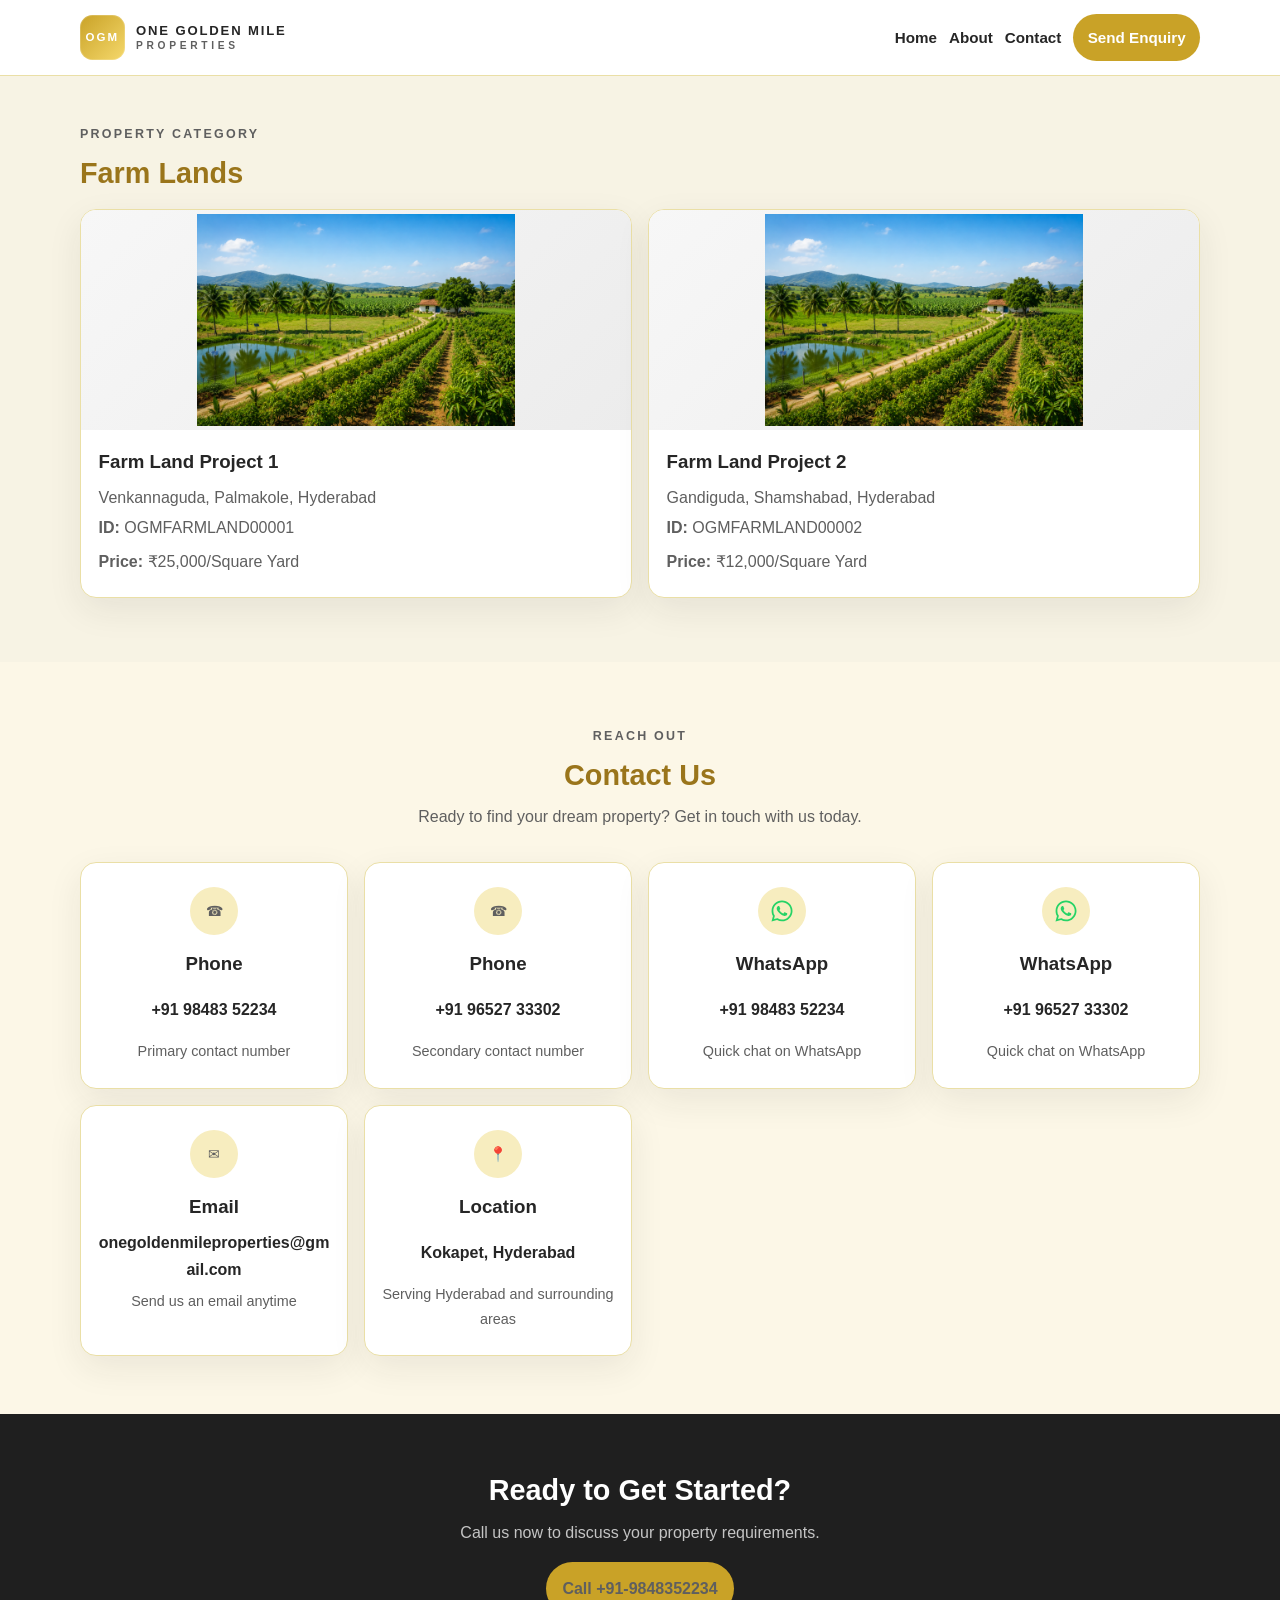
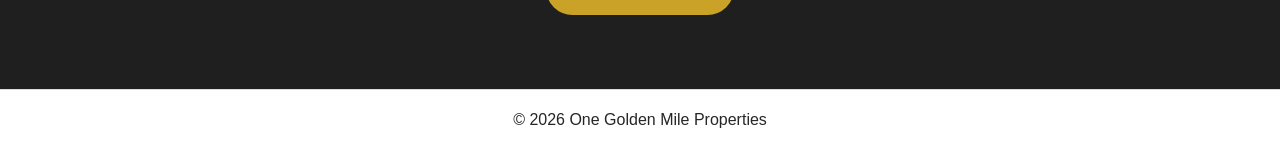
<file: farm-lands.html>
<!DOCTYPE html>
<html lang="en">
<head>
    <meta charset="UTF-8">
    <meta name="viewport" content="width=device-width, initial-scale=1.0">
    <title>Farm Lands | One Golden Mile Properties</title>
    <link rel="stylesheet" href="css/styles.css">
    <script src="js/property-loader.js"></script>
</head>
<body>
    <header class="site-header">
        <div class="container nav-wrap">
            <a class="brand" href="index.html">
                <span class="brand-badge">OGM</span>
                <span class="brand-text">
                    <span class="brand-line">One Golden Mile</span>
                    <span class="brand-sub">Properties</span>
                </span>
            </a>
            <nav>
                <a href="index.html">Home</a>
                <a href="index.html#about">About</a>
                <a href="index.html#contact">Contact</a>
                <a class="button button-small" href="index.html#contact">Send Enquiry</a>
            </nav>
        </div>
    </header>

    <main>
        <section class="section property-details-page">
            <div class="container">
                <div class="section-heading">
                    <p class="eyebrow">Property Category</p>
                    <h2 id="categoryTitle">Farm Lands</h2>
                </div>
                <div id="propertyCards" class="portfolio-grid property-grid"></div>
            </div>
        </section>
    </main>

    <section class="section section-alt contact-page" id="contact">
        <div class="container">
            <div class="contact-header">
                <p class="eyebrow">Reach Out</p>
                <h2>Contact Us</h2>
                <p class="contact-intro">Ready to find your dream property? Get in touch with us today.</p>
            </div>
            <div class="contact-card-grid" data-contact-grid></div>
        </div>
    </section>

    <section class="section cta-section">
        <div class="container cta-panel">
            <h2>Ready to Get Started?</h2>
            <p>Call us now to discuss your property requirements.</p>
            <a class="button cta-button" href="tel:9848352234">Call +91-9848352234</a>
        </div>
    </section>

    <footer class="site-footer">
        <div class="container">
            <p>&copy; <span id="year"></span> One Golden Mile Properties</p>
        </div>
    </footer>

    <script src="js/script.js"></script>
    <script>
        loadPropertyCatalog().then(() => {
            const category = getPropertyCategory('farm-lands');
            document.getElementById('categoryTitle').textContent = category.label;
            const cardsContainer = document.getElementById('propertyCards');
            cardsContainer.innerHTML = category.items.map(item => `
                <a class="property-link" href="property-details.html?category=farm-lands&id=${item.urlKey}">
                    <article class="portfolio-card property-card">
                        <img src="${item.image}" alt="${item.title}" loading="lazy">
                        <div class="property-card-content">
                            <h3>${item.title}</h3>
                            <p>${item.location}</p>
                            <ul>
                                <li><strong>ID:</strong> ${item.propertyId}</li>
                                <li><strong>Price:</strong> ${item.priceRange}</li>
                            </ul>
                        </div>
                    </article>
                </a>
            `).join('');
        }).catch(err => console.error('Failed loading property catalog', err));
    </script>
</body>
</html>
</file>
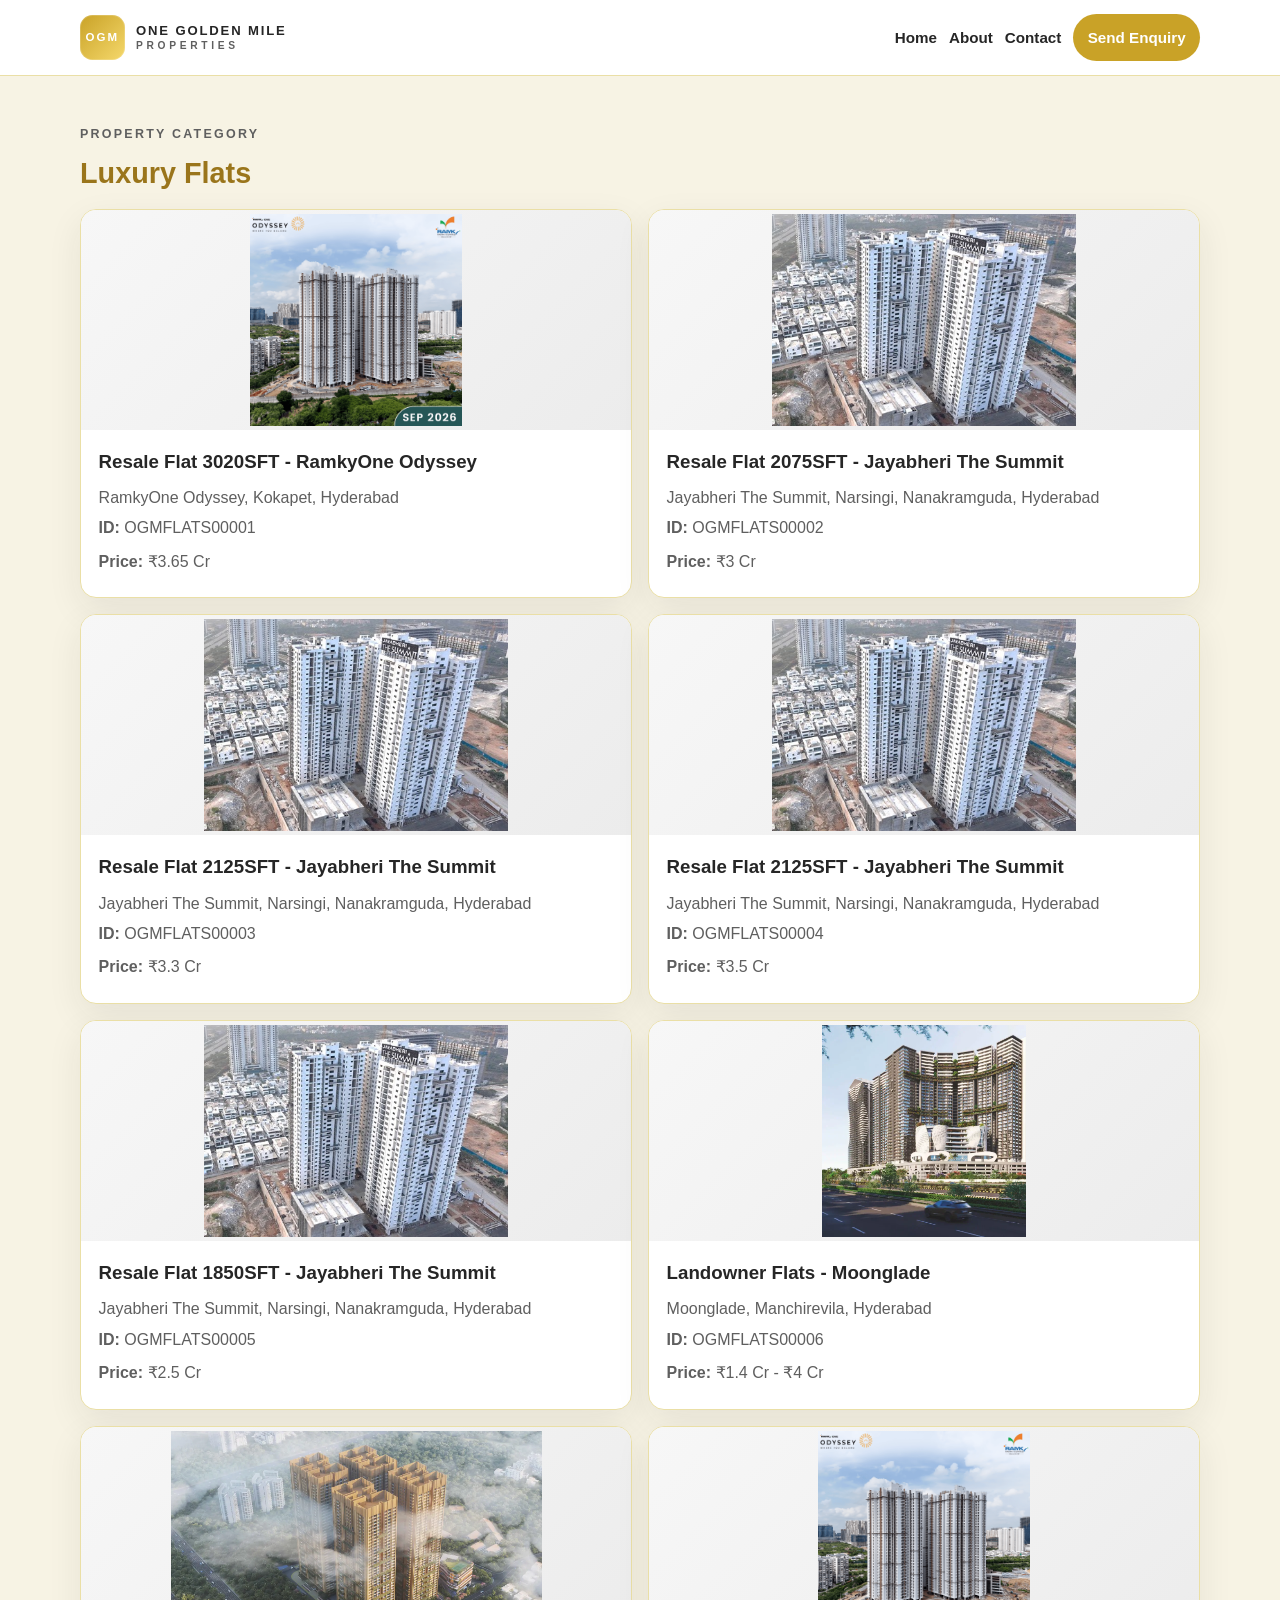
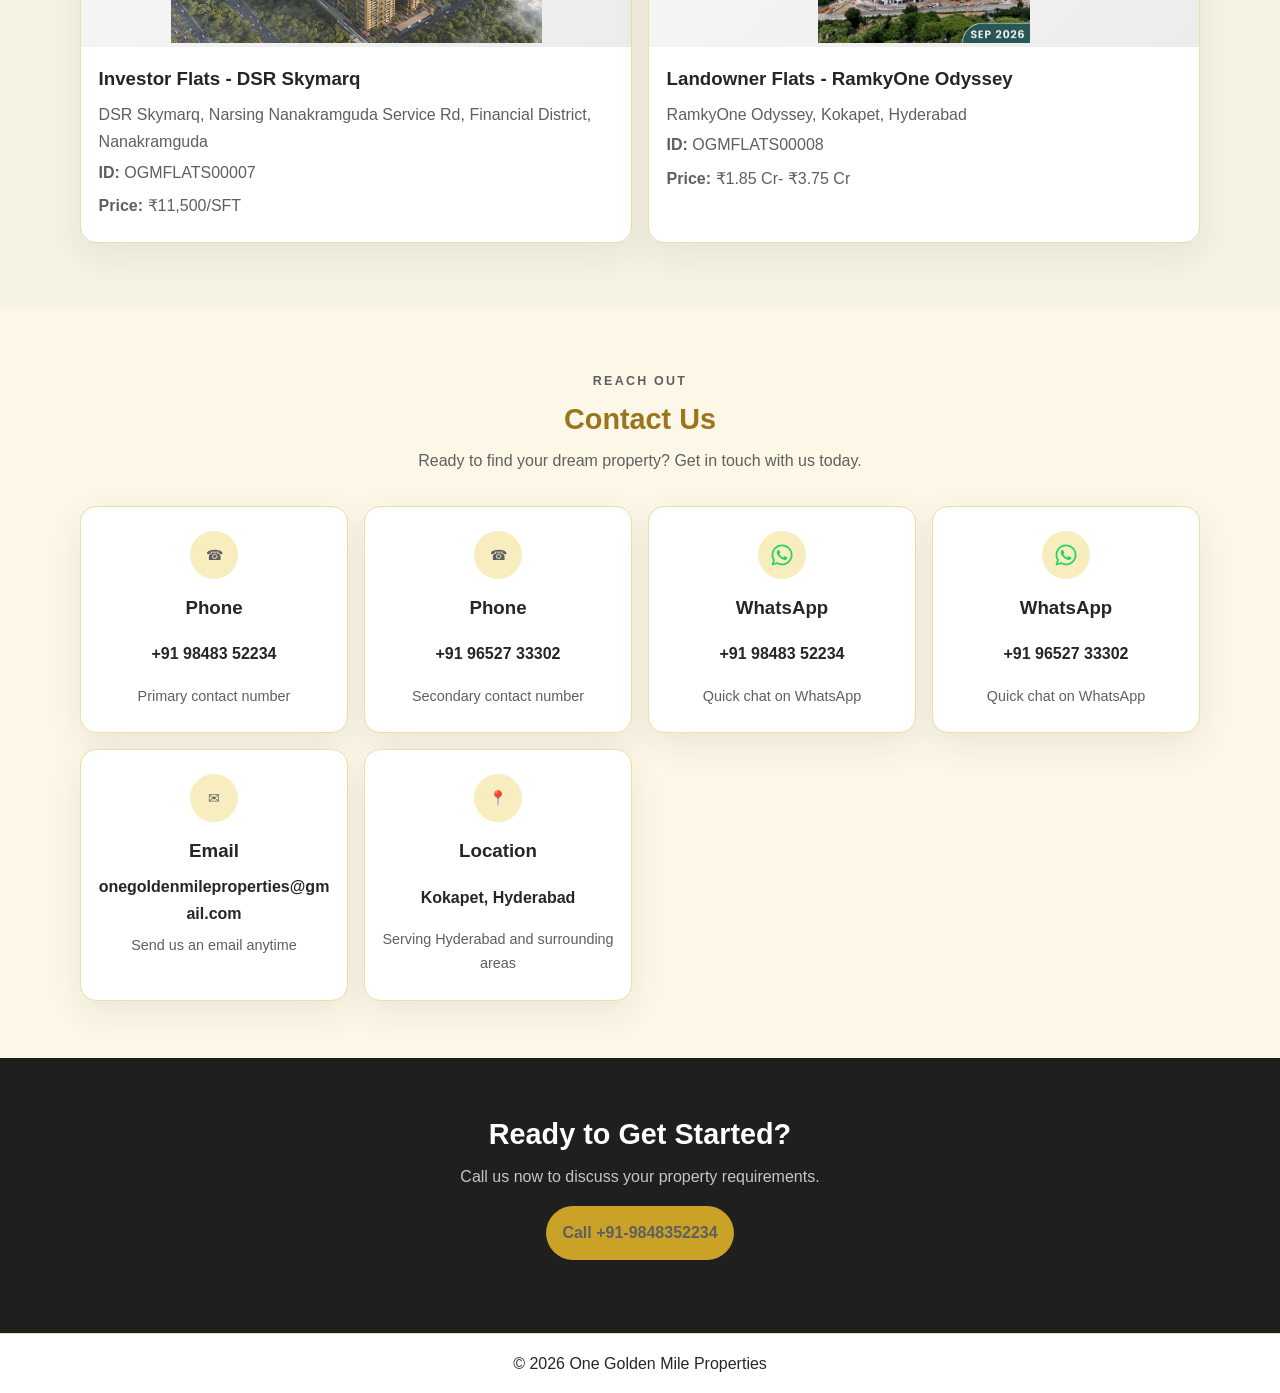
<file: flats.html>
<!DOCTYPE html>
<html lang="en">
<head>
    <meta charset="UTF-8">
    <meta name="viewport" content="width=device-width, initial-scale=1.0">
    <title>Flats | One Golden Mile Properties</title>
    <link rel="stylesheet" href="css/styles.css">
    <script src="js/property-loader.js"></script>
</head>
<body>
    <header class="site-header">
        <div class="container nav-wrap">
            <a class="brand" href="index.html">
                <span class="brand-badge">OGM</span>
                <span class="brand-text">
                    <span class="brand-line">One Golden Mile</span>
                    <span class="brand-sub">Properties</span>
                </span>
            </a>
            <nav>
                <a href="index.html">Home</a>
                <a href="index.html#about">About</a>
                <a href="index.html#contact">Contact</a>
                <a class="button button-small" href="index.html#contact">Send Enquiry</a>
            </nav>
        </div>
    </header>

    <main>
        <section class="section property-details-page">
            <div class="container">
                <div class="section-heading">
                    <p class="eyebrow">Property Category</p>
                    <h2 id="categoryTitle">Flats</h2>
                </div>
                <div id="propertyCards" class="portfolio-grid property-grid"></div>
            </div>
        </section>
    </main>

    <section class="section section-alt contact-page" id="contact">
        <div class="container">
            <div class="contact-header">
                <p class="eyebrow">Reach Out</p>
                <h2>Contact Us</h2>
                <p class="contact-intro">Ready to find your dream property? Get in touch with us today.</p>
            </div>
            <div class="contact-card-grid" data-contact-grid></div>
        </div>
    </section>

    <section class="section cta-section">
        <div class="container cta-panel">
            <h2>Ready to Get Started?</h2>
            <p>Call us now to discuss your property requirements.</p>
            <a class="button cta-button" href="tel:9848352234">Call +91-9848352234</a>
        </div>
    </section>

    <footer class="site-footer">
        <div class="container">
            <p>&copy; <span id="year"></span> One Golden Mile Properties</p>
        </div>
    </footer>

    <script src="js/script.js"></script>
    <script>
        loadPropertyCatalog().then(() => {
            const category = getPropertyCategory('flats');
            document.getElementById('categoryTitle').textContent = category.label;
            const cardsContainer = document.getElementById('propertyCards');
            cardsContainer.innerHTML = category.items.map(item => `
                <a class="property-link" href="property-details.html?category=flats&id=${item.urlKey}">
                    <article class="portfolio-card property-card">
                        <img src="${item.image}" alt="${item.title}" loading="lazy">
                        <div class="property-card-content">
                            <h3>${item.title}</h3>
                            <p>${item.location}</p>
                            <ul>
                                <li><strong>ID:</strong> ${item.propertyId}</li>
                                <li><strong>Price:</strong> ${item.priceRange}</li>
                            </ul>
                        </div>
                    </article>
                </a>
            `).join('');
        }).catch(err => console.error('Failed loading property catalog', err));
    </script>
</body>
</html>
</file>
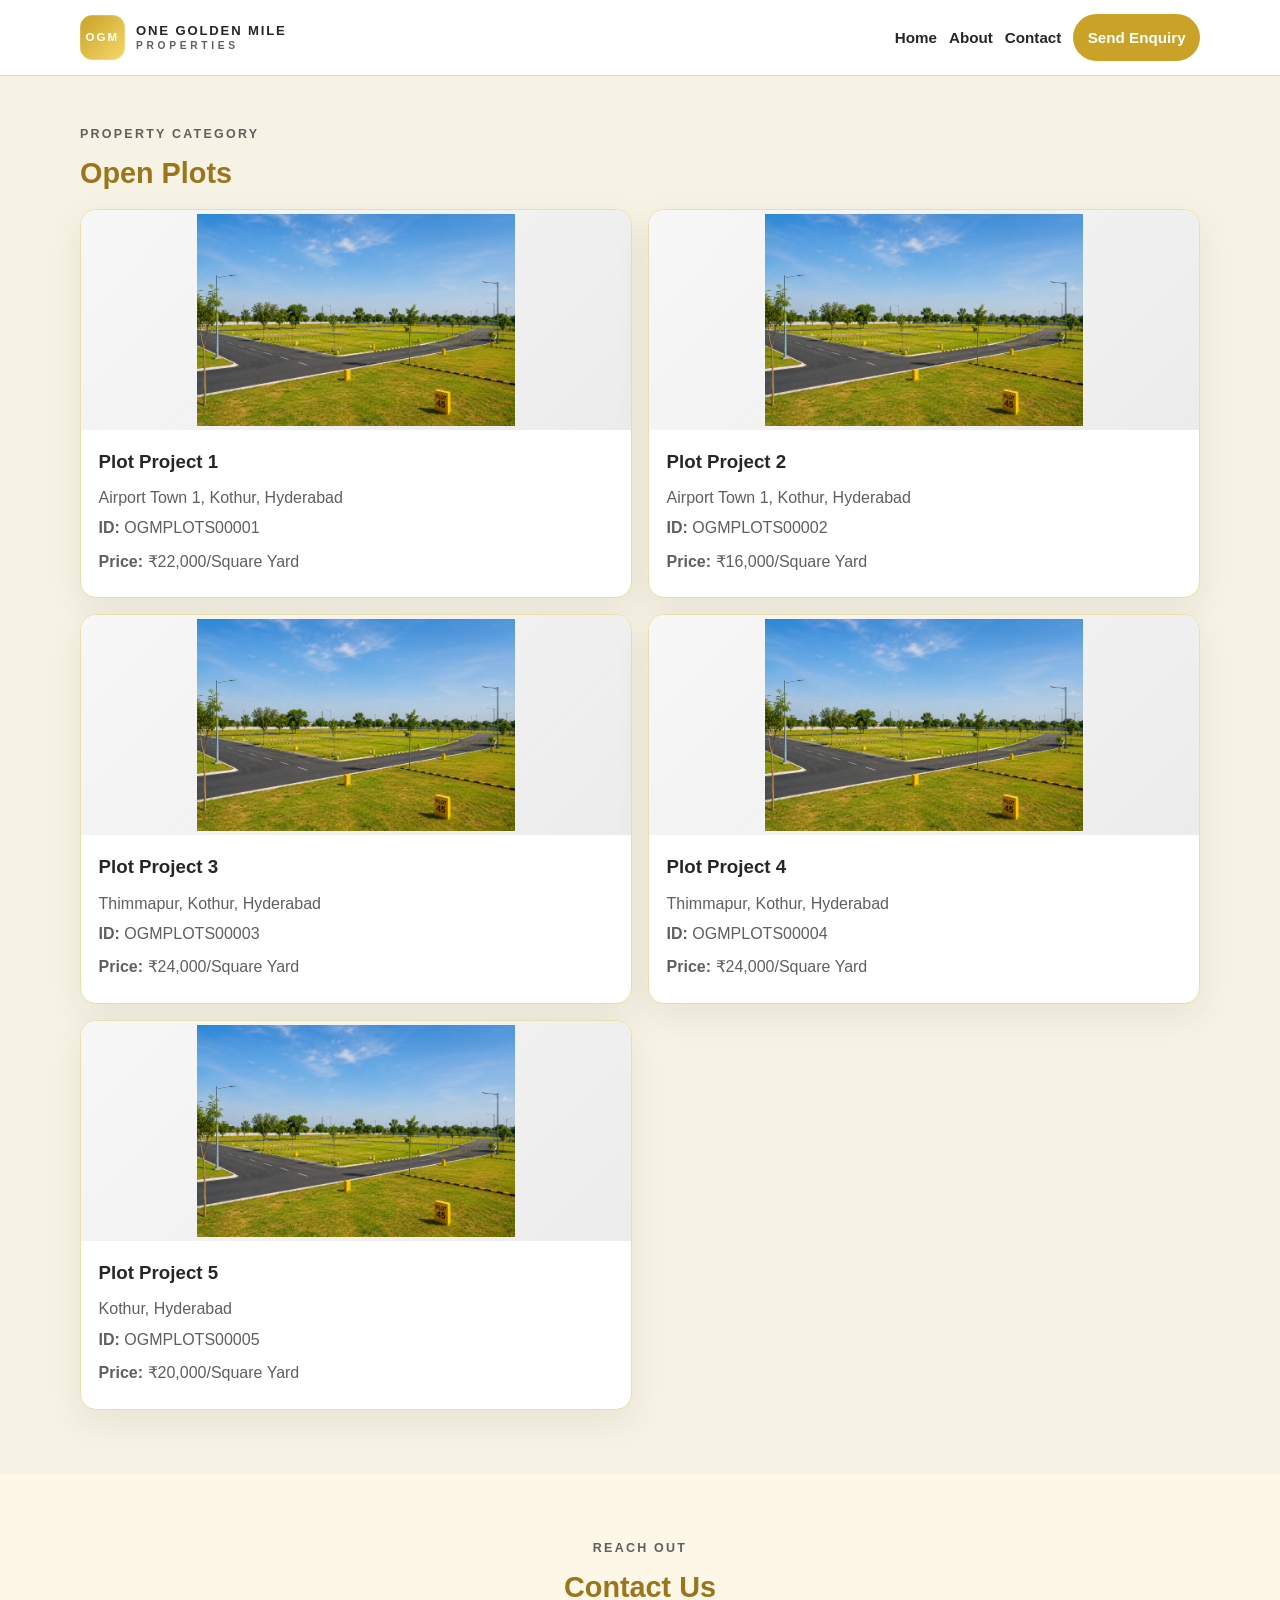
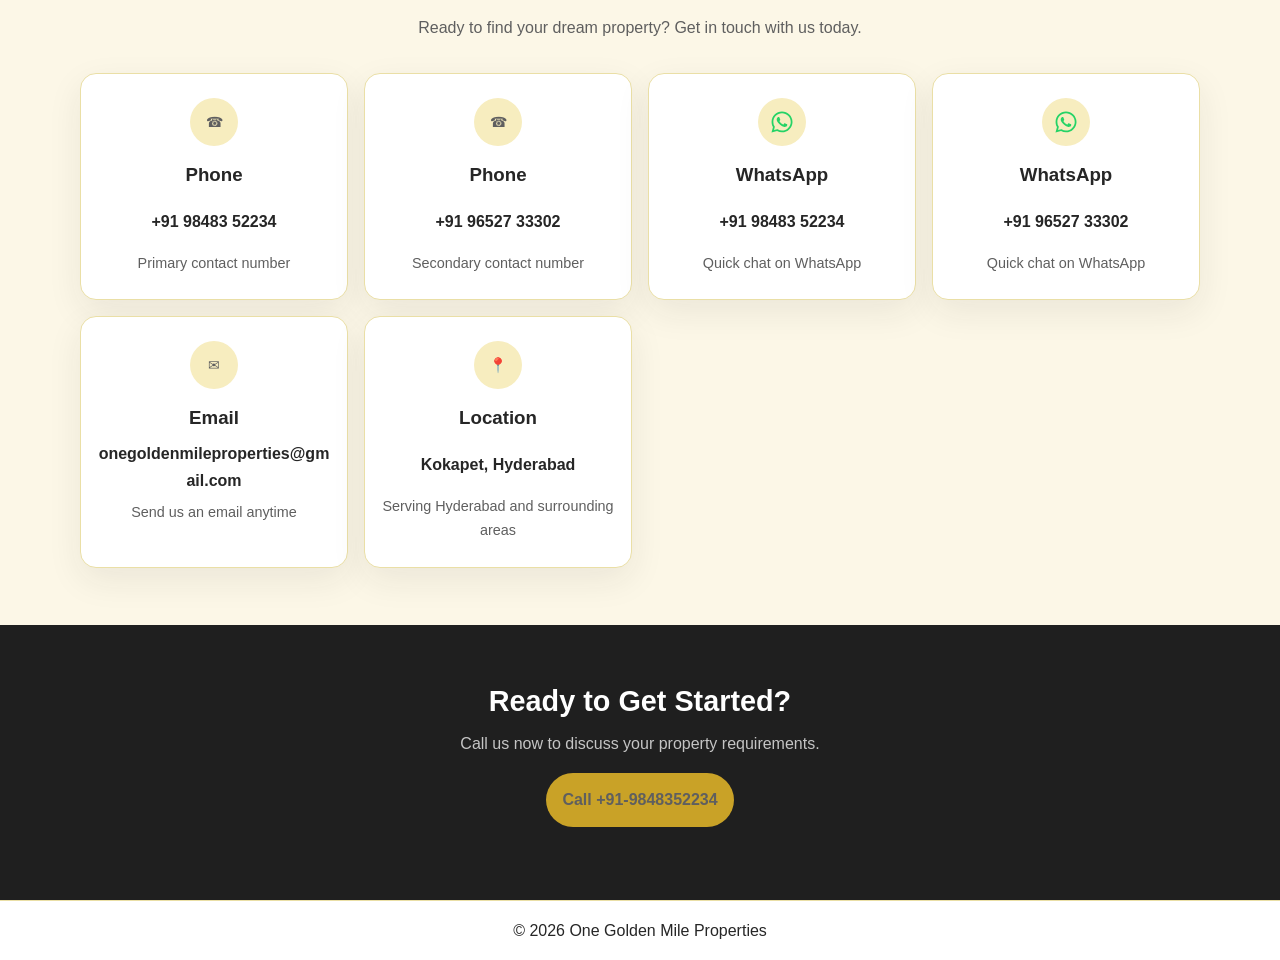
<file: plots.html>
<!DOCTYPE html>
<html lang="en">
<head>
    <meta charset="UTF-8">
    <meta name="viewport" content="width=device-width, initial-scale=1.0">
    <title>Open Plots | One Golden Mile Properties</title>
    <link rel="stylesheet" href="css/styles.css">
    <script src="js/property-loader.js"></script>
</head>
<body>
    <header class="site-header">
        <div class="container nav-wrap">
            <a class="brand" href="index.html">
                <span class="brand-badge">OGM</span>
                <span class="brand-text">
                    <span class="brand-line">One Golden Mile</span>
                    <span class="brand-sub">Properties</span>
                </span>
            </a>
            <nav>
                <a href="index.html">Home</a>
                <a href="index.html#about">About</a>
                <a href="index.html#contact">Contact</a>
                <a class="button button-small" href="index.html#contact">Send Enquiry</a>
            </nav>
        </div>
    </header>

    <main>
        <section class="section property-details-page">
            <div class="container">
                <div class="section-heading">
                    <p class="eyebrow">Property Category</p>
                    <h2 id="categoryTitle">Open Plots</h2>
                </div>
                <div id="propertyCards" class="portfolio-grid property-grid"></div>
            </div>
        </section>
    </main>

    <section class="section section-alt contact-page" id="contact">
        <div class="container">
            <div class="contact-header">
                <p class="eyebrow">Reach Out</p>
                <h2>Contact Us</h2>
                <p class="contact-intro">Ready to find your dream property? Get in touch with us today.</p>
            </div>
            <div class="contact-card-grid" data-contact-grid></div>
        </div>
    </section>

    <section class="section cta-section">
        <div class="container cta-panel">
            <h2>Ready to Get Started?</h2>
            <p>Call us now to discuss your property requirements.</p>
            <a class="button cta-button" href="tel:9848352234">Call +91-9848352234</a>
        </div>
    </section>

    <footer class="site-footer">
        <div class="container">
            <p>&copy; <span id="year"></span> One Golden Mile Properties</p>
        </div>
    </footer>

    <script src="js/script.js"></script>
    <script>
        loadPropertyCatalog().then(() => {
            const category = getPropertyCategory('plots');
            document.getElementById('categoryTitle').textContent = category.label;
            const cardsContainer = document.getElementById('propertyCards');
            cardsContainer.innerHTML = category.items.map(item => `
                <a class="property-link" href="property-details.html?category=plots&id=${item.urlKey}">
                    <article class="portfolio-card property-card">
                        <img src="${item.image}" alt="${item.title}" loading="lazy">
                        <div class="property-card-content">
                            <h3>${item.title}</h3>
                            <p>${item.location}</p>
                            <ul>
                                <li><strong>ID:</strong> ${item.propertyId}</li>
                                <li><strong>Price:</strong> ${item.priceRange}</li>
                            </ul>
                        </div>
                    </article>
                </a>
            `).join('');
        }).catch(err => console.error('Failed loading property catalog', err));
    </script>
</body>
</html>
</file>
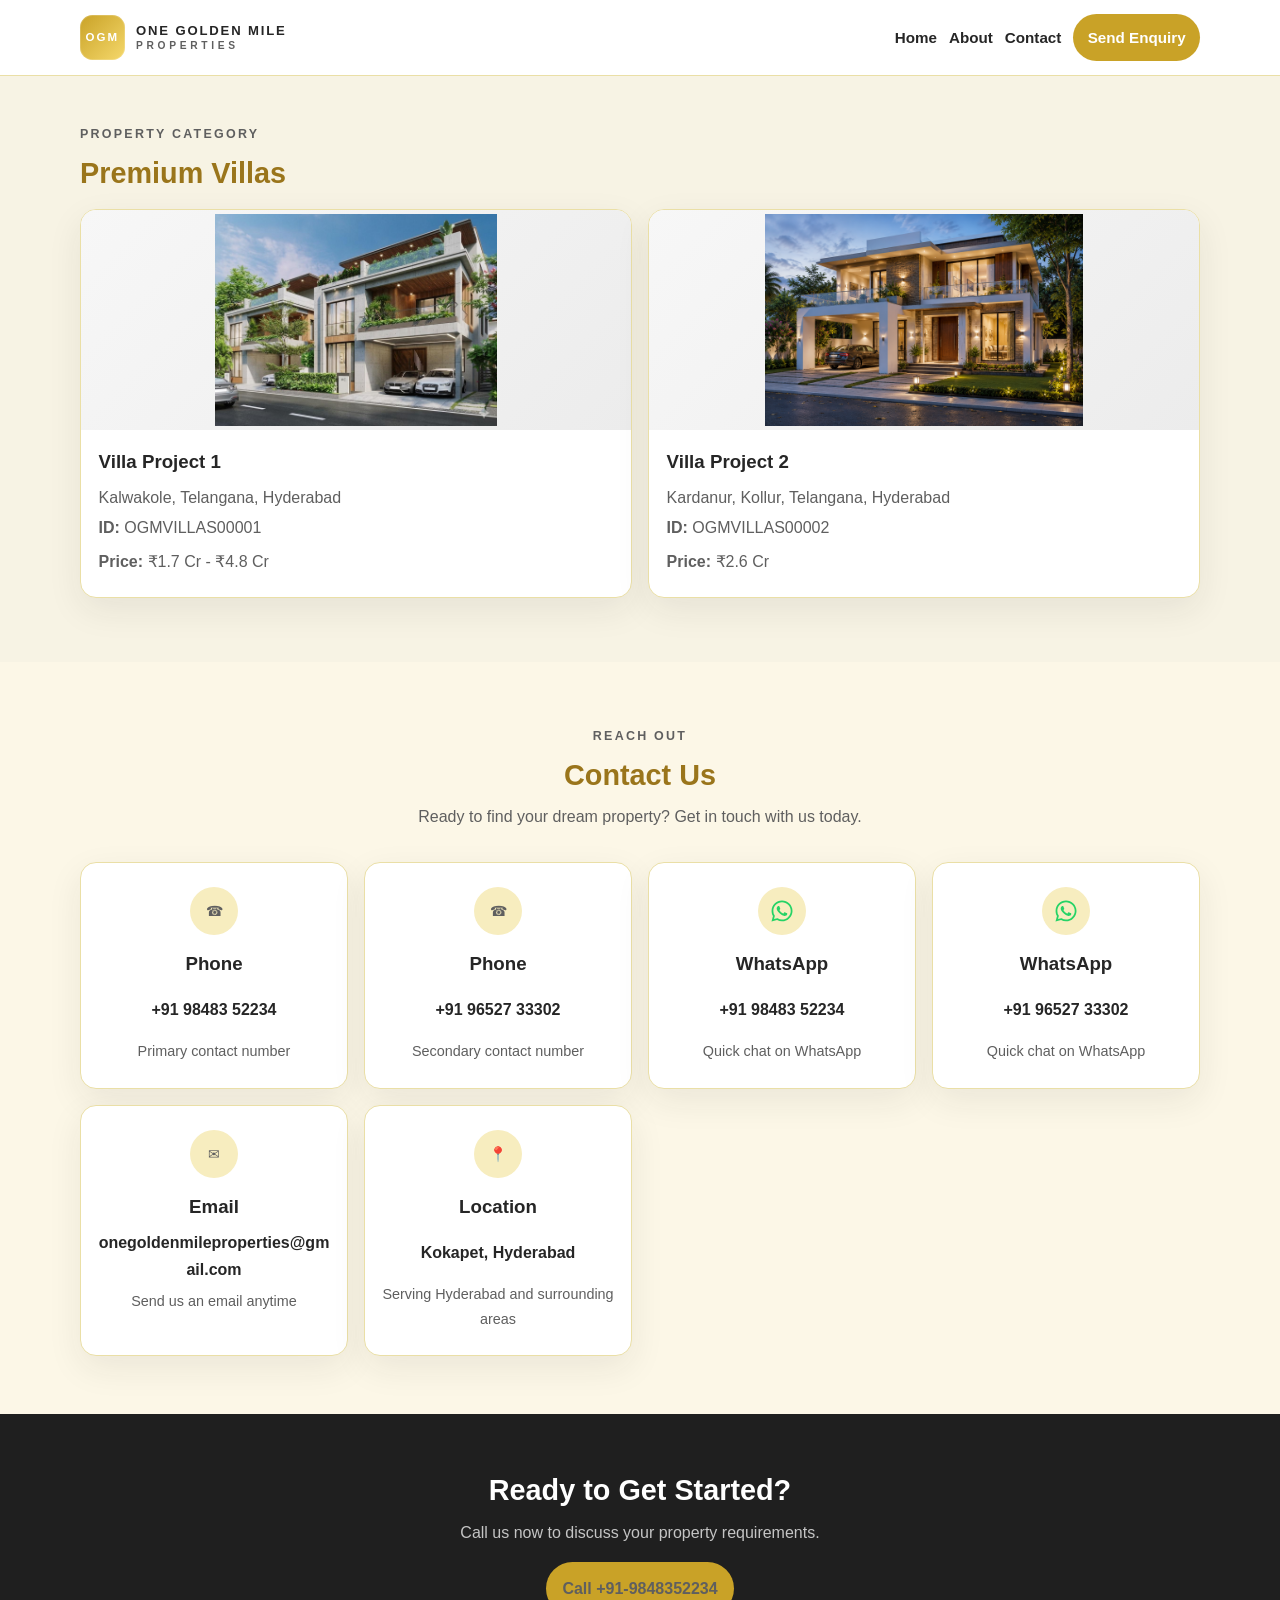
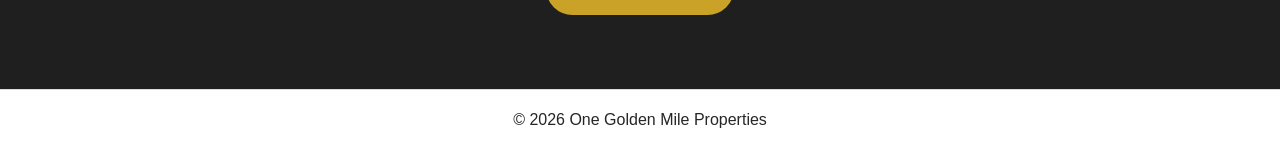
<file: villas.html>
<!DOCTYPE html>
<html lang="en">
<head>
    <meta charset="UTF-8">
    <meta name="viewport" content="width=device-width, initial-scale=1.0">
    <title>Villas | One Golden Mile Properties</title>
    <link rel="stylesheet" href="css/styles.css">
    <script src="js/property-loader.js"></script>
</head>
<body>
    <header class="site-header">
        <div class="container nav-wrap">
            <a class="brand" href="index.html">
                <span class="brand-badge">OGM</span>
                <span class="brand-text">
                    <span class="brand-line">One Golden Mile</span>
                    <span class="brand-sub">Properties</span>
                </span>
            </a>
            <nav>
                <a href="index.html">Home</a>
                <a href="index.html#about">About</a>
                <a href="index.html#contact">Contact</a>
                <a class="button button-small" href="index.html#contact">Send Enquiry</a>
            </nav>
        </div>
    </header>

    <main>
        <section class="section property-details-page">
            <div class="container">
                <div class="section-heading">
                    <p class="eyebrow">Property Category</p>
                    <h2 id="categoryTitle">Villas</h2>
                </div>
                <div id="propertyCards" class="portfolio-grid property-grid"></div>
            </div>
        </section>
    </main>

    <section class="section section-alt contact-page" id="contact">
        <div class="container">
            <div class="contact-header">
                <p class="eyebrow">Reach Out</p>
                <h2>Contact Us</h2>
                <p class="contact-intro">Ready to find your dream property? Get in touch with us today.</p>
            </div>
            <div class="contact-card-grid" data-contact-grid></div>
        </div>
    </section>

    <section class="section cta-section">
        <div class="container cta-panel">
            <h2>Ready to Get Started?</h2>
            <p>Call us now to discuss your property requirements.</p>
            <a class="button cta-button" href="tel:9848352234">Call +91-9848352234</a>
        </div>
    </section>

    <footer class="site-footer">
        <div class="container">
            <p>&copy; <span id="year"></span> One Golden Mile Properties</p>
        </div>
    </footer>

    <script src="js/script.js"></script>
    <script>
        loadPropertyCatalog().then(() => {
            const category = getPropertyCategory('villas');
            document.getElementById('categoryTitle').textContent = category.label;
            const cardsContainer = document.getElementById('propertyCards');
            cardsContainer.innerHTML = category.items.map(item => `
                <a class="property-link" href="property-details.html?category=villas&id=${item.urlKey}">
                    <article class="portfolio-card property-card">
                        <img src="${item.image}" alt="${item.title}" loading="lazy">
                        <div class="property-card-content">
                            <h3>${item.title}</h3>
                            <p>${item.location}</p>
                            <ul>
                                <li><strong>ID:</strong> ${item.propertyId}</li>
                                <li><strong>Price:</strong> ${item.priceRange}</li>
                            </ul>
                        </div>
                    </article>
                </a>
            `).join('');
        }).catch(err => console.error('Failed loading property catalog', err));
    </script>
</body>
</html>
</file>
<file: css/styles.css>
:root {
    --bg: #f7f3e4;
    --surface: #fffaf0;
    --surface-2: #fcf7e7;
    --text: #262626;
    --muted: #5f5f5f;
    --gold: #c9a227;
    --gold-dark: #9a751b;
    --border: #eadfa6;
    --shadow: 0 12px 35px rgba(38, 38, 38, 0.08);
    --radius: 16px;
    --chat--window--bottom: 1rem;
    --chat--window--right: auto;
    --chat--window--left: 1rem;
    --chat--window--z-index: 9999;
    --chat--window--width: 380px;
    --chat--window--height: 560px;
    --chat--toggle--size: 68px;
    --chat--toggle--background: var(--gold);
    --chat--toggle--hover--background: var(--gold-dark);
    --chat--toggle--color: #fff;
    --chat--toggle--border-radius: 999px;
}

* {
    box-sizing: border-box;
    margin: 0;
    padding: 0;
}

html {
    scroll-behavior: smooth;
}

body {
    font-family: "Segoe UI", Roboto, Arial, sans-serif;
    background: var(--bg);
    color: var(--text);
    line-height: 1.7;
}

.container {
    width: min(1120px, 92%);
    margin: 0 auto;
}

.site-header {
    background: #fff;
    position: sticky;
    top: 0;
    z-index: 100;
    border-bottom: 1px solid var(--border);
}

.nav-wrap {
    display: flex;
    align-items: center;
    justify-content: space-between;
    gap: 1rem;
    padding: 0.9rem 0;
}

.brand {
    display: inline-flex;
    align-items: center;
    gap: 0.7rem;
    color: var(--text);
    text-decoration: none;
    white-space: nowrap;
}

.brand-badge {
    width: 2.8rem;
    height: 2.8rem;
    display: grid;
    place-items: center;
    background: linear-gradient(135deg, var(--gold), #f5d86b);
    color: #fff;
    font-size: 0.72rem;
    font-weight: 800;
    letter-spacing: 0.18em;
    border-radius: 0.78rem;
    box-shadow: inset 0 0 0 1px rgba(255, 255, 255, 0.18);
}

.brand-text {
    display: flex;
    flex-direction: column;
    line-height: 1;
}

.brand-line {
    font-size: 0.82rem;
    font-weight: 800;
    letter-spacing: 0.14em;
    text-transform: uppercase;
}

.brand-sub {
    margin-top: 0.22rem;
    font-size: 0.64rem;
    font-weight: 700;
    letter-spacing: 0.36em;
    text-transform: uppercase;
    color: var(--muted);
}

nav {
    display: flex;
    align-items: center;
    gap: 0.75rem;
}

nav a {
    color: var(--text);
    text-decoration: none;
    font-size: 0.95rem;
    font-weight: 600;
}

.button {
    display: inline-block;
    background: var(--gold);
    color: #fff;
    text-decoration: none;
    padding: 0.82rem 1rem;
    border-radius: 999px;
    font-weight: 600;
}

.button-secondary {
    background: transparent;
    color: var(--gold-dark);
    border: 1px solid var(--gold);
}

.button-small {
    padding: 0.65rem 0.9rem;
}

.hero {
    background:
        linear-gradient(90deg, rgba(247, 243, 228, 0.92), rgba(247, 243, 228, 0.82)),
        url("https://images.unsplash.com/photo-1494526585095-c41746248156?auto=format&fit=crop&w=1200&q=80") center/cover;
    padding: 5rem 0;
}

.hero-grid {
    display: grid;
    grid-template-columns: 1.2fr 0.8fr;
    gap: 1.5rem;
    align-items: center;
}

.hero-text-wrap {
    background: rgba(255, 255, 255, 0.8);
    padding: 3rem 2rem;
    border-radius: var(--radius);
    border: 1px solid var(--border);
}

.eyebrow {
    color: var(--gold-dark);
    text-transform: uppercase;
    letter-spacing: 0.18em;
    font-size: 0.78rem;
    font-weight: 700;
    margin-bottom: 0.6rem;
}

.hero h1 {
    font-size: clamp(2rem, 4vw, 3rem);
    margin-bottom: 0.8rem;
    line-height: 1.2;
}

.hero-text {
    max-width: 640px;
    color: var(--muted);
    font-size: 1rem;
}

.hero-note {
    margin-top: 0.75rem;
    color: var(--muted);
    font-style: italic;
    font-size: 0.92rem;
}

.hero-actions {
    display: flex;
    gap: 0.75rem;
    flex-wrap: wrap;
    margin-top: 1.3rem;
}

.hero-card {
    background: #fff;
    border: 1px solid var(--border);
    border-radius: var(--radius);
    box-shadow: var(--shadow);
    padding: 1.5rem;
}

.section {
    padding: 3.6rem 0;
}

.section-alt {
    background: var(--surface-2);
}

.section-heading {
    margin-bottom: 1rem;
}

.section h2 {
    color: var(--gold-dark);
    font-size: 1.8rem;
    line-height: 1.3;
}

.section-copy,
.section p,
.section li,
.section a {
    color: var(--muted);
}

.portfolio-grid,
.area-grid {
    display: grid;
    grid-template-columns: repeat(2, minmax(0, 1fr));
    gap: 1rem;
}

.property-grid {
    grid-template-columns: repeat(2, minmax(0, 1fr));
}

.portfolio-card,
.area-card,
.contact-panel,
.chatbot-panel,
.disclaimer-card {
    background: #fff;
    border: 1px solid var(--border);
    border-radius: var(--radius);
    box-shadow: var(--shadow);
    padding: 1.25rem;
}

.property-card {
    overflow: hidden;
    padding: 0;
    height: 100%;
    transition: transform 0.2s ease, box-shadow 0.2s ease;
}

.property-link {
    display: block;
    color: inherit;
    text-decoration: none;
}

.property-link:hover .property-card,
.property-link:focus-visible .property-card {
    transform: translateY(-4px);
    box-shadow: 0 18px 38px rgba(38, 38, 38, 0.12);
}

.property-card img {
    width: 100%;
    height: 220px;
    object-fit: contain;
    display: block;
    background: linear-gradient(135deg, #f7f7f7, #ececec);
    padding: 0.25rem;
    box-sizing: border-box;
    transition: transform 0.25s ease;
}

.property-link:hover .property-card img,
.property-link:focus-visible .property-card img {
    transform: scale(1.04);
}

.property-card-content {
    padding: 1rem 1.1rem 1.2rem;
}

.portfolio-card h3,
.area-card h3 {
    margin-bottom: 0.4rem;
    color: var(--text);
}

.property-details-page {
    padding: 3rem 0 4rem;
}

.property-detail-layout {
    display: grid;
    grid-template-columns: 1.15fr 0.85fr;
    gap: 1.5rem;
    align-items: start;
}

.property-detail-card,
.property-info-panel {
    background: #fff;
    border: 1px solid var(--border);
    border-radius: var(--radius);
    box-shadow: var(--shadow);
}

.property-detail-card {
    overflow: hidden;
}

.property-gallery {
    display: flex;
    flex-direction: column;
    gap: 0.75rem;
}

.property-gallery-main {
    background: linear-gradient(135deg, #f7f7f7, #ececec);
    overflow: hidden;
}

.property-gallery-main img {
    width: 100%;
    height: 420px;
    object-fit: contain;
    display: block;
    background: linear-gradient(135deg, #f7f7f7, #ececec);
    cursor: zoom-in;
    transition: transform 0.2s ease;
}

.property-gallery-main img:hover {
    transform: scale(1.02);
}

.property-gallery-thumbs {
    display: flex;
    gap: 0.6rem;
    flex-wrap: wrap;
    padding: 0 1rem 1rem;
}

.property-gallery-thumb {
    width: 76px;
    height: 60px;
    border: 2px solid transparent;
    border-radius: 10px;
    object-fit: contain;
    cursor: pointer;
    opacity: 0.7;
    transition: all 0.2s ease;
    background: linear-gradient(135deg, #f7f7f7, #ececec);
    padding: 0.15rem;
    box-sizing: border-box;
}

.property-gallery-thumb.is-active {
    border-color: var(--primary);
    opacity: 1;
    transform: translateY(-1px);
}

.image-lightbox {
    position: fixed;
    inset: 0;
    display: none;
    place-items: center;
    padding: 2rem;
    background: rgba(17, 17, 17, 0.78);
    z-index: 1200;
}

.image-lightbox.is-open {
    display: grid;
}

.image-lightbox img {
    max-width: min(92vw, 1200px);
    max-height: 90vh;
    width: auto;
    height: auto;
    object-fit: contain;
    border-radius: 16px;
    background: #fff;
    box-shadow: 0 28px 60px rgba(0, 0, 0, 0.35);
}

.lightbox-close {
    position: absolute;
    top: 1rem;
    right: 1.5rem;
    width: 44px;
    height: 44px;
    border: 0;
    border-radius: 50%;
    background: rgba(255, 255, 255, 0.92);
    color: var(--text);
    font-size: 2rem;
    line-height: 1;
    cursor: pointer;
}

.property-detail-body {
    padding: 1.5rem;
}

.property-detail-body h1 {
    margin-bottom: 0.5rem;
}

.property-detail-body p {
    margin-bottom: 0.9rem;
}

.property-info-panel {
    padding: 1.25rem;
}

.property-info-panel h3,
.property-highlights h3 {
    margin-bottom: 0.75rem;
}

.property-info-list {
    list-style: none;
    display: grid;
    gap: 0.55rem;
    margin-bottom: 1rem;
}

.property-info-list li {
    display: flex;
    justify-content: space-between;
    gap: 1rem;
    border-bottom: 1px solid var(--border);
    padding-bottom: 0.45rem;
}

.property-info-list strong {
    color: var(--muted);
    font-weight: 600;
}

.property-table {
    width: 100%;
    border-collapse: collapse;
    margin-top: 0.5rem;
}

.property-table th,
.property-table td {
    text-align: left;
    padding: 0.65rem 0.5rem;
    border-bottom: 1px solid var(--border);
    vertical-align: top;
}

.property-table th {
    width: 35%;
    color: var(--muted);
}

.property-highlights ul {
    list-style: none;
    display: grid;
    gap: 0.45rem;
}

.property-highlights li::before {
    content: '•';
    color: var(--gold);
    margin-right: 0.5rem;
}

.property-cta {
    display: flex;
    gap: 0.75rem;
    flex-wrap: wrap;
    margin-top: 1rem;
}

@media (max-width: 900px) {
    .property-detail-layout {
        grid-template-columns: 1fr;
    }
}

.portfolio-card ul,
.area-card ul,
.contact-list,
.pill-list,
.service-list {
    list-style: none;
}

.portfolio-card li,
.area-card li,
.contact-list li,
.pill-list li,
.service-list li {
    padding: 0.2rem 0;
}

.pill-list {
    display: flex;
    flex-wrap: wrap;
    gap: 0.5rem;
}

.pill-list li {
    background: var(--surface);
    border: 1px solid var(--border);
    border-radius: 999px;
    padding: 0.45rem 0.7rem;
}

.service-list {
    display: grid;
    grid-template-columns: repeat(3, minmax(0, 1fr));
    gap: 0.5rem;
}

.disclaimer {
    background: #fff;
}

.contact-page {
    padding-top: 4rem;
}

.contact-header {
    text-align: center;
    max-width: 760px;
    margin: 0 auto 2rem;
}

.contact-intro {
    margin-top: 0.5rem;
}

.contact-card-grid {
    display: grid;
    grid-template-columns: repeat(4, minmax(0, 1fr));
    gap: 1rem;
    align-items: stretch;
}

.contact-card {
    display: flex;
    flex-direction: column;
    align-items: center;
    justify-content: flex-start;
    min-width: 0;
    min-height: 100%;
    background: #fff;
    border: 1px solid var(--border);
    border-radius: var(--radius);
    box-shadow: var(--shadow);
    padding: 1.5rem 1rem;
    text-align: center;
    text-decoration: none;
    transition: border-color 0.2s ease, transform 0.2s ease;
}

.contact-card:hover {
    border-color: var(--gold);
}

.contact-card h3 {
    color: var(--text);
    margin-bottom: 0.4rem;
}

.contact-card p {
    color: var(--text);
    font-weight: 600;
    margin-bottom: 0.35rem;
    min-height: 3rem;
    display: flex;
    align-items: center;
    justify-content: center;
    word-break: break-word;
    overflow-wrap: anywhere;
}

.contact-card span {
    color: var(--muted);
    font-size: 0.9rem;
}

.contact-card:hover {
    transform: translateY(-2px);
}

.disabled-card {
    pointer-events: none;
}

.icon-circle,
.interiors-icon,
.chatbot-icon {
    width: 3rem;
    height: 3rem;
    display: grid;
    place-items: center;
    background: #f7edbf;
    border-radius: 999px;
    margin: 0 auto 0.8rem;
    font-size: 1rem;
}

.services-wrap {
    display: grid;
    grid-template-columns: 1.2fr 0.8fr;
    gap: 1rem;
    align-items: center;
}

.services-text h2 {
    margin-bottom: 0.8rem;
}

.service-desc {
    margin-bottom: 1rem;
}

.service-check-list {
    list-style: none;
}

.service-check-list li {
    display: flex;
    align-items: flex-start;
    gap: 0.65rem;
    margin-bottom: 0.7rem;
}

.check-badge {
    width: 1.5rem;
    height: 1.5rem;
    display: inline-grid;
    place-items: center;
    background: #f7edbf;
    border-radius: 999px;
    color: var(--gold-dark);
    font-size: 0.9rem;
    flex-shrink: 0;
}

.interiors-panel {
    background: linear-gradient(180deg, #fffef5 0%, #fffaf0 100%);
    border: 1px solid #e9d58a;
    border-radius: var(--radius);
    box-shadow: 0 10px 28px rgba(201, 162, 39, 0.12);
    padding: 1.5rem;
    position: relative;
    overflow: hidden;
}

.interiors-panel::before {
    content: "";
    position: absolute;
    top: 0;
    left: 0;
    width: 6px;
    height: 100%;
    background: linear-gradient(180deg, var(--gold), #f3d56e);
}

.interiors-top {
    display: flex;
    align-items: center;
    gap: 0.8rem;
    margin-bottom: 1rem;
}

.interiors-top h3 {
    color: var(--text);
    margin-bottom: 0.2rem;
}

.interiors-box {
    background: var(--surface);
    border: 1px solid var(--border);
    border-radius: 12px;
    padding: 1rem;
}

.interiors-box p,
.interiors-box a,
.interiors-box span {
    display: block;
}

.interiors-box p {
    color: var(--text);
    font-weight: 700;
    margin-bottom: 0.25rem;
}

.interiors-box a {
    color: var(--gold-dark);
    font-weight: 700;
    text-decoration: none;
    margin-bottom: 0.4rem;
}

.chatbot-section {
    background: #fff;
}

.chatbot-panel {
    text-align: center;
    max-width: 760px;
    min-height: 220px;
    display: grid;
    place-items: center;
    gap: 0.5rem;
    padding: 2rem 1rem;
}

.chatbot-badge {
    display: inline-flex;
    align-items: center;
    gap: 0.4rem;
    background: #f7edbf;
    color: var(--gold-dark);
    padding: 0.45rem 0.8rem;
    border-radius: 999px;
    font-weight: 600;
}

.cta-section {
    background: #1f1f1f;
}

.cta-panel {
    text-align: center;
    max-width: 860px;
}

.cta-panel h2 {
    color: #fff;
    margin-bottom: 0.6rem;
}

.cta-panel p {
    color: rgba(255, 255, 255, 0.74);
}

.cta-button {
    display: inline-flex;
    margin: 1rem auto;
    gap: 0.5rem;
}

.cta-disclaimer {
    font-size: 0.9rem;
    font-style: italic;
}

.site-footer {
    background: #fff;
    border-top: 1px solid var(--border);
    padding: 1rem 0;
    text-align: center;
}

@media (max-width: 900px) {
    .hero-grid {
        grid-template-columns: 1fr;
    }

    .service-list {
        grid-template-columns: 1fr;
    }

    .services-wrap {
        grid-template-columns: 1fr;
    }

    .contact-card-grid {
        grid-template-columns: repeat(2, minmax(0, 1fr));
    }
}

@media (max-width: 768px) {
    .portfolio-grid,
    .area-grid {
        grid-template-columns: 1fr;
    }

    .nav-wrap {
        flex-direction: column;
    }

    nav {
        width: 100%;
        justify-content: center;
    }

    .contact-list li {
        grid-template-columns: 1fr;
    }

    .contact-card-grid {
        grid-template-columns: 1fr;
    }
}

@media (max-width: 480px) {
    .hero {
        padding: 4rem 0;
    }

    .hero-text-wrap {
        padding: 2rem 1rem;
    }

    .section {
        padding: 2.5rem 0;
    }

    .button,
    .button-secondary,
    .button-small {
        width: 100%;
        text-align: center;
    }
}
</file>
